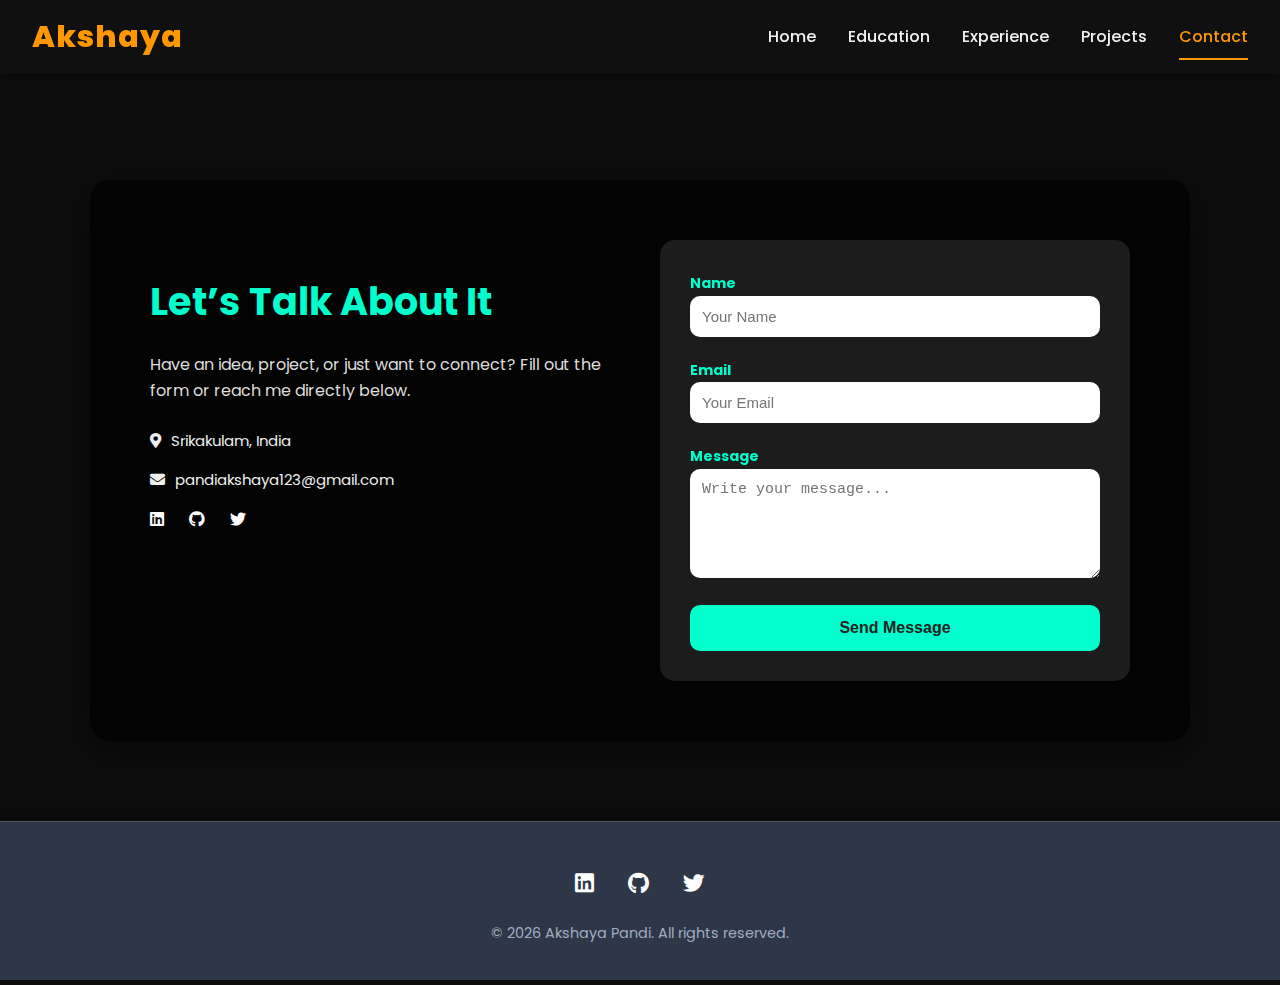
<file: contact.html>
<!DOCTYPE html>
<html lang="en">
<head>
    <meta charset="UTF-8" />
    <meta name="viewport" content="width=device-width, initial-scale=1.0" />
    <link rel="stylesheet" href="style.css" />
    <title>Portfolio | Contact</title>
</head>
<body>
    <header class="header">
        <div class="header-inner">
            <a href="#" class="logo">Akshaya</a>
            <nav class="nav" id="nav">
                <a href="index.html">Home</a>
                <a href="education.html">Education</a>
                <a href="experience.html">Experience</a>
                <a href="projects.html">Projects</a>
                <a href="contact.html" class="active">Contact</a>
            </nav>
            <button class="menu-toggle" id="menu-toggle">☰</button>
        </div>
    </header>

    <main>
        <div class="main-container">
            <section class="contact-section">
                <div class="contact-info">
                    <h2>Let’s Talk About It</h2>
                    <p>Have an idea, project, or just want to connect? Fill out the form or reach me directly below.</p>
                    
                    <div class="info-item">
                        <i class="fas fa-map-marker-alt"></i> <span>Srikakulam, India</span>
                    </div>
                    <div class="info-item">
                        <i class="fas fa-envelope"></i> <span>pandiakshaya123@gmail.com</span>
                    </div>
                    
                    <div class="social-links-animated">
                        <a href="https://www.linkedin.com/in/akshaya-p-839b70290/" target="_blank" aria-label="LinkedIn">
                            <i class="fab fa-linkedin"></i>
                        </a>
                        <a href="https://github.com/Akshaya16P" target="_blank" aria-label="GitHub">
                            <i class="fab fa-github"></i>
                        </a>
                        <a href="https://twitter.com" target="_blank" aria-label="Twitter">
                            <i class="fab fa-twitter"></i>
                        </a>
                    </div>
                </div>

                <form id="contactForm" class="contact-form">
                    <div class="form-row two-columns">
                        <div class="form-group">
                            <label for="name">Name</label>
                            <input type="text" id="name" name="name" required placeholder="Your Name" />
                        </div>
                        <div class="form-group">
                            <label for="email">Email</label>
                            <input type="email" id="email" name="email" required placeholder="Your Email" />
                        </div>
                    </div>
                    <div class="form-row">
                        <div class="form-group">
                            <label for="message">Message</label>
                            <textarea id="message" name="message" rows="5" required placeholder="Write your message..."></textarea>
                        </div>
                    </div>
                    <button type="submit">Send Message</button>
                </form>
            </section>
        </div>
    </main>

    <footer>
        <div class="footer-social-links">
            <a href="https://www.linkedin.com/in/akshaya-p-839b70290/" target="_blank" aria-label="LinkedIn"><i class="fab fa-linkedin"></i></a>
            <a href="https://github.com/Akshaya16P" target="_blank" aria-label="GitHub"><i class="fab fa-github"></i></a>
            <a href="https://twitter.com" target="_blank" aria-label="Twitter"><i class="fab fa-twitter"></i></a>
        </div>
        <p>&copy; <span id="current-year"></span> Akshaya Pandi. All rights reserved.</p>
    </footer>

    <script src="script.js"></script>
</body>
</html>
</file>
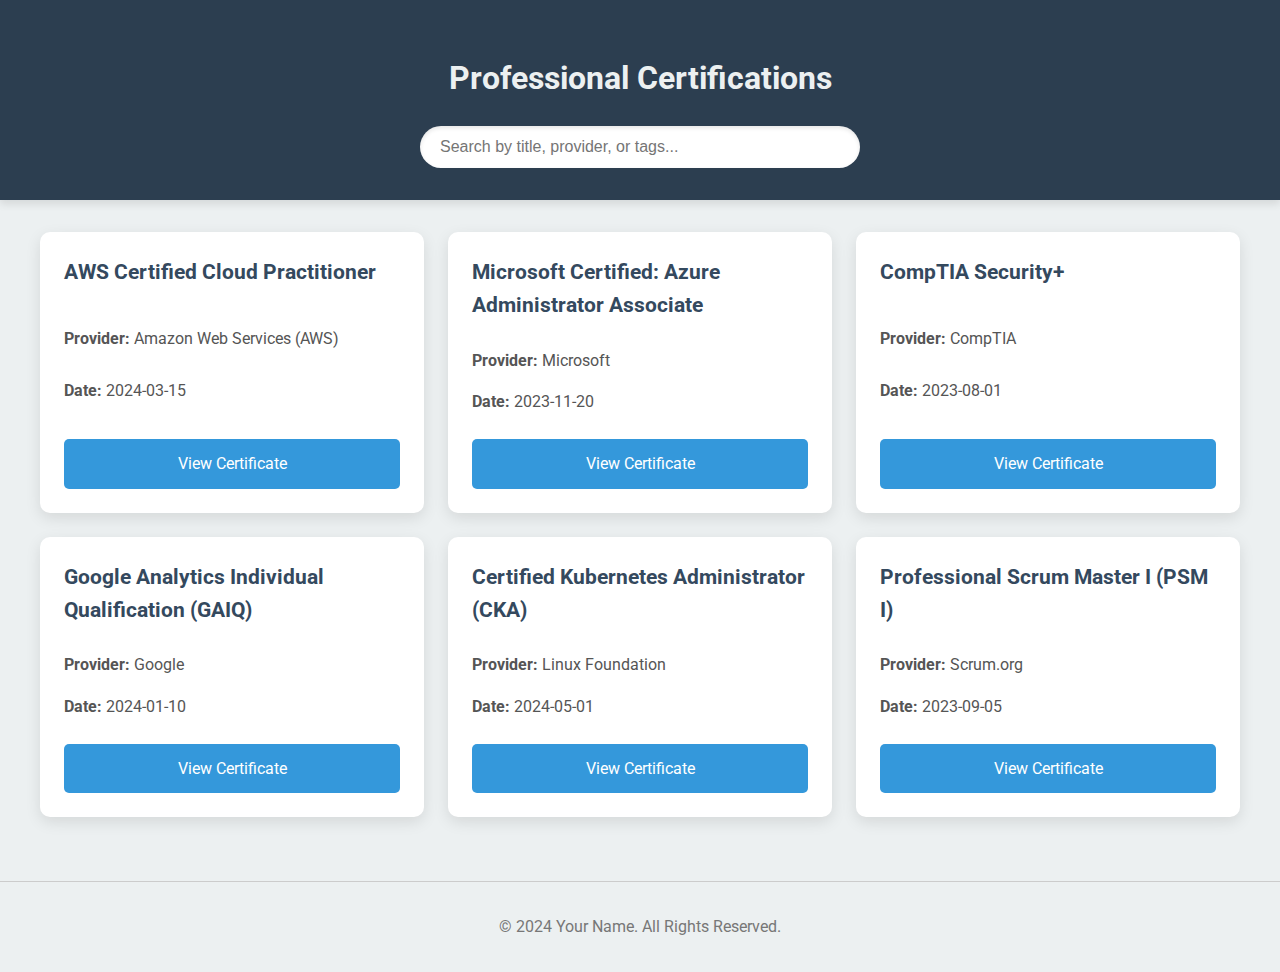
<file: example.html>
<!DOCTYPE html>
<html lang="en">
<head>
    <meta charset="UTF-8">
    <meta name="viewport" content="width=device-width, initial-scale=1.0">
    <title>My Professional Certifications</title>
    <link rel="stylesheet" href="example.css">
    <link rel="preconnect" href="https://fonts.googleapis.com">
    <link rel="preconnect" href="https://fonts.gstatic.com" crossorigin>
    <link href="https://fonts.googleapis.com/css2?family=Roboto:wght@400;500;700&display=swap" rel="stylesheet">
</head>
<body>
    <header class="header">
        <h1>Professional Certifications</h1>
        <div class="search-container">
            <input type="text" id="searchInput" placeholder="Search by title, provider, or tags...">
        </div>
    </header>

    <main id="certifications-grid" class="grid-container">
        </main>

    <footer class="footer">
        <p>&copy; 2024 Your Name. All Rights Reserved.</p>
    </footer>

    <script src="example.js"></script>
</body>
</html>
</file>
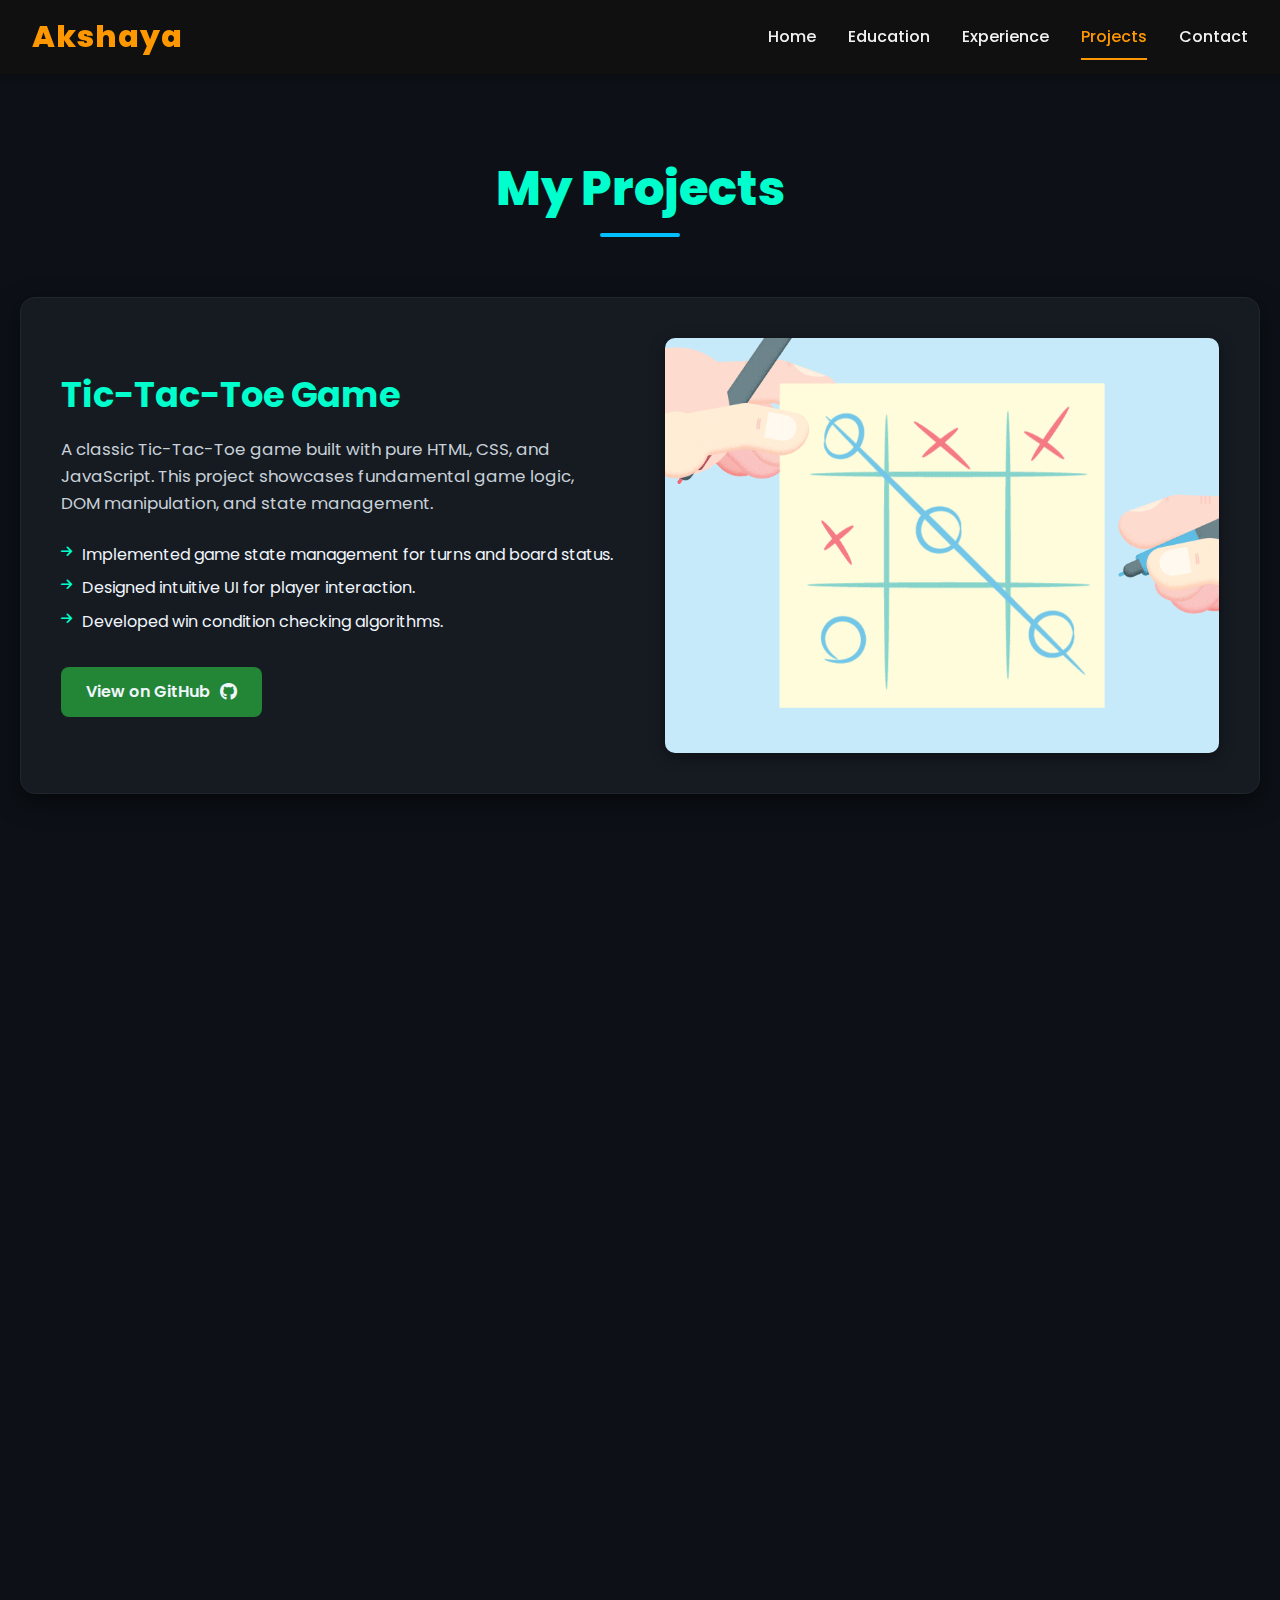
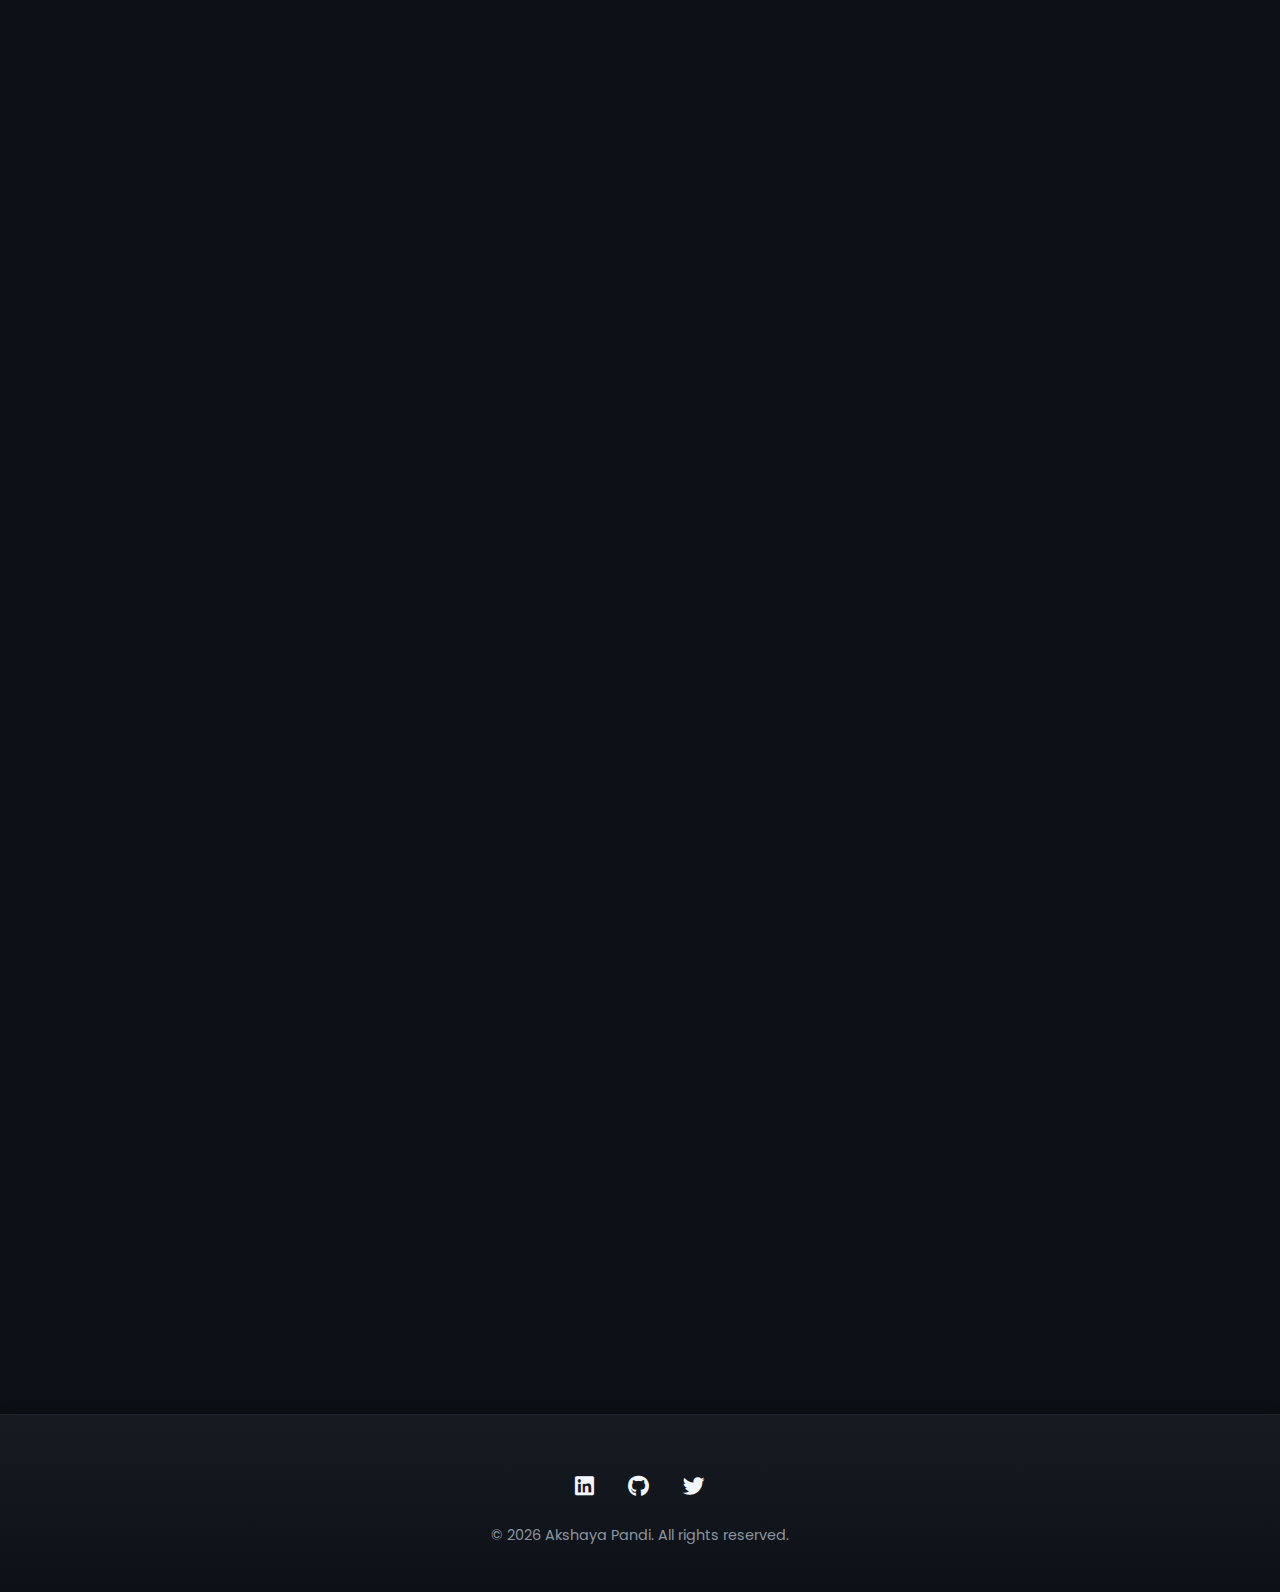
<file: projects.html>
<!DOCTYPE html>
<html lang="en">
<head>
    <meta charset="UTF-8">
    <meta name="viewport" content="width=device-width, initial-scale=1.0">
    <title>My Projects</title>
    
    <link rel="stylesheet" href="project.css">
    <link href="https://fonts.googleapis.com/css2?family=Poppins:wght@400;600;700;800&display=swap" rel="stylesheet">
    <link href="https://cdnjs.cloudflare.com/ajax/libs/font-awesome/6.5.1/css/all.min.css" rel="stylesheet">
</head>
<body>

    <header class="header">
        <div class="header-inner">
            <a href="#" class="logo">Akshaya</a>
            <nav class="nav" id="nav">
                <a href="index.html">Home</a>
                <a href="education.html">Education</a>
                <a href="experience.html">Experience</a>
                <a href="projects.html" class="active">Projects</a>
                <a href="contact.html">Contact</a>
            </nav>
            <button class="menu-toggle" id="menu-toggle">☰</button>
        </div>
    </header>

    <main>
        <div class="main-container projects-page-main">
            <section class="section-content">
                <h1 class="section-title">My Projects</h1>

                <div class="project-item reveal-item">
                    <div class="project-info">
                        <h2 class="project-heading">Tic-Tac-Toe Game</h2>
                        <p>A classic Tic-Tac-Toe game built with pure HTML, CSS, and JavaScript. This project showcases fundamental game logic, DOM manipulation, and state management.</p>
                        <ul>
                            <li><i class="fas fa-arrow-right"></i> Implemented game state management for turns and board status.</li>
                            <li><i class="fas fa-arrow-right"></i> Designed intuitive UI for player interaction.</li>
                            <li><i class="fas fa-arrow-right"></i> Developed win condition checking algorithms.</li>
                        </ul>
                        <a href="https://github.com/yourusername/tic-tac-toe" class="project-link" target="_blank">View on GitHub <i class="fab fa-github"></i></a>
                    </div>
                    <div class="project-image-container">
                        <img src="tic-tac-toe.gif" alt="Tic-Tac-Toe Game" class="project-graphic">
                    </div>
                </div>

                <div class="project-item reverse reveal-item">
                    <div class="project-image-container">
                        <img src="simen.gif" alt="Simon Game" class="project-graphic">
                    </div>
                    <div class="project-info">
                        <h2 class="project-heading">Simon Game</h2>
                        <p>An interactive memory game inspired by the classic Simon game. This project demonstrates skills in handling asynchronous events, managing sound effects, and creating a dynamic user experience.</p>
                        <ul>
                            <li><i class="fas fa-arrow-right"></i> Implemented asynchronous sequences for game patterns.</li>
                            <li><i class="fas fa-arrow-right"></i> Managed user input and sequence matching logic.</li>
                            <li><i class="fas fa-arrow-right"></i> Integrated sound effects for enhanced feedback.</li>
                        </ul>
                        <a href="https://github.com/yourusername/simon-game" class="project-link" target="_blank">View on GitHub <i class="fab fa-github"></i></a>
                    </div>
                </div>

                <div class="project-item reveal-item">
                    <div class="project-info">
                        <h2 class="project-heading">Flower Shop Website</h2>
                        <p>A modern, responsive e-commerce landing page for a flower shop. This project highlights proficiency in front-end design, responsive layout, and engaging UI/UX.</p>
                        <ul>
                            <li><i class="fas fa-arrow-right"></i> Designed a clean and appealing user interface.</li>
                            <li><i class="fas fa-arrow-right"></i> Implemented responsive design using Flexbox and Grid.</li>
                            <li><i class="fas fa-arrow-right"></i> Showcased product display and calls to action.</li>
                        </ul>
                        <a href="https://github.com/yourusername/flower-shop" class="project-link" target="_blank">View on GitHub <i class="fab fa-github"></i></a>
                    </div>
                    <div class="project-image-container">
                        <img src="flowers.webp" alt="Flower Shop Website" class="project-graphic">
                    </div>
                </div>

                <div class="project-item reverse reveal-item">
                    <div class="project-image-container">
                        <img src="unilink.jpg" alt="Unlink File Utility" class="project-graphic">
                    </div>
                    <div class="project-info">
                        <h2 class="project-heading">Unlink File System Utility</h2>
                        <p>A conceptual backend project demonstrating secure file system operations, specifically file deletion (unlink) using server-side languages.</p>
                        <ul>
                            <li><i class="fas fa-arrow-right"></i> Explored secure file handling practices.</li>
                            <li><i class="fas fa-arrow-right"></i> Implemented file existence checks before deletion.</li>
                            <li><i class="fas fa-arrow-right"></i> Showcased backend logic for system interactions.</li>
                        </ul>
                        <a href="https://github.com/yourusername/unlink-file-utility" class="project-link" target="_blank">View on GitHub <i class="fab fa-github"></i></a>
                    </div>
                </div>
            </section>
        </div>
    </main>

    <footer>
        <div class="footer-social-links">
            <a href="https://www.linkedin.com/in/akshaya-p-839b70290/" target="_blank" aria-label="LinkedIn"><i class="fab fa-linkedin"></i></a>
            <a href="https://github.com/Akshaya16P" target="_blank" aria-label="GitHub"><i class="fab fa-github"></i></a>
            <a href="#" target="_blank" aria-label="Twitter"><i class="fab fa-twitter"></i></a>
        </div>
        <p>&copy; <span id="current-year"></span> Akshaya Pandi. All rights reserved.</p>
    </footer>

    <script src="script.js"></script>
</body>
</html>
</file>
<file: example.css>
/* --- CSS Variables for Easy Theming --- */
:root {
    --primary-color: #34495e;
    --secondary-color: #2c3e50;
    --accent-color: #3498db;
    --light-color: #ecf0f1;
    --shadow-color: rgba(0, 0, 0, 0.1);
}

/* --- General Body and Typography --- */
body {
    font-family: 'Roboto', sans-serif;
    background-color: var(--light-color);
    color: var(--primary-color);
    margin: 0;
    line-height: 1.6;
}

/* --- Header Section --- */
.header {
    background-color: var(--secondary-color);
    color: var(--light-color);
    padding: 2rem 1rem;
    text-align: center;
    box-shadow: 0 4px 8px var(--shadow-color);
}

.search-container {
    margin-top: 1rem;
}

#searchInput {
    padding: 0.75rem 1.25rem;
    width: 100%;
    max-width: 400px;
    border: none;
    border-radius: 25px;
    font-size: 1rem;
    background-color: #fff;
    box-shadow: 0 2px 4px var(--shadow-color) inset;
    transition: box-shadow 0.3s ease;
}

#searchInput:focus {
    outline: none;
    box-shadow: 0 0 0 3px rgba(52, 152, 219, 0.5); /* Accent color glow */
}

/* --- Main Grid Layout --- */
.grid-container {
    display: grid;
    grid-template-columns: repeat(auto-fit, minmax(300px, 1fr));
    gap: 1.5rem;
    padding: 2rem;
    max-width: 1200px;
    margin: 0 auto;
}

/* --- Certification Card Styling --- */
.card {
    background-color: #fff;
    border-radius: 10px;
    box-shadow: 0 5px 15px var(--shadow-color);
    padding: 1.5rem;
    transition: transform 0.3s ease, box-shadow 0.3s ease;
    display: flex;
    flex-direction: column;
    justify-content: space-between;
}

.card:hover {
    transform: translateY(-8px);
    box-shadow: 0 8px 20px var(--shadow-color);
}

.card h2 {
    color: var(--primary-color);
    margin-top: 0;
    font-size: 1.3rem;
}

.card p {
    margin: 0.5rem 0;
    color: #555;
}

.card a {
    display: inline-block;
    margin-top: 1rem;
    padding: 0.75rem 1.5rem;
    background-color: var(--accent-color);
    color: #fff;
    text-decoration: none;
    border-radius: 5px;
    text-align: center;
    transition: background-color 0.3s;
}

.card a:hover {
    background-color: #2980b9;
}

/* --- Footer --- */
.footer {
    text-align: center;
    padding: 1rem;
    color: #777;
    border-top: 1px solid #ccc;
    margin-top: 2rem;
}
</file>
<file: style.css>
@import url('https://fonts.googleapis.com/css2?family=Poppins:wght@400;600;700;800;900&display=swap');
@import url('https://cdnjs.cloudflare.com/ajax/libs/font-awesome/5.15.3/css/all.min.css');

/* --- Global Variables --- */
:root {
    --primary-color: #00ffcc;
    --secondary-color: #ff8c00;
    --background-color: #0d0d0d;
    --text-color: #fff;
    --card-bg: #2d3748;
    --card-border: #4a5568;
    --text-secondary: #a0aec0;
    --box-shadow-color: rgba(0, 0, 0, 0.4);
    --hover-glow-shadow: 0 0 25px rgba(85, 96, 230, 0.6);
    --accent: #ff9800; /* Consistent accent color */
    --accent-glow-color: rgba(74, 114, 255, 0.7); /* Added for consistency */
}

/* --- Base Styles & Resets --- */
body {
    font-family: 'Poppins', sans-serif;
    background-color: var(--background-color);
    color: var(--text-color);
    margin: 0;
    padding: 0;
    line-height: 1.6;
    overflow-x: hidden;
    scroll-behavior: smooth;
}

*, *::before, *::after {
    box-sizing: border-box;
}

a {
    text-decoration: none;
    color: var(--text-color);
    transition: color 0.3s ease, transform 0.3s ease;
}

/* --- Background Effects --- */
#particles, .background-effects {
    position: fixed;
    top: 0;
    left: 0;
    width: 100%;
    height: 100%;
    z-index: -1;
    pointer-events: none;
    background-color: var(--background-color);
}

.gradient-blob {
    position: absolute;
    border-radius: 50%;
    opacity: 0.2;
    filter: blur(80px);
    animation: blob-float 20s infinite alternate ease-in-out;
}

.gradient-blob.one {
    background: radial-gradient(circle, var(--primary-color) 0%, transparent 70%);
    width: 400px;
    height: 400px;
    top: -100px;
    left: -100px;
    animation-delay: 0s;
}

.gradient-blob.two {
    background: radial-gradient(circle, var(--secondary-color) 0%, transparent 70%);
    width: 500px;
    height: 500px;
    bottom: -150px;
    right: -150px;
    animation-delay: 5s;
}

.gradient-blob.three {
    background: radial-gradient(circle, #00c0ff 0%, transparent 70%);
    width: 300px;
    height: 300px;
    top: 50%;
    left: 20%;
    animation-delay: 10s;
}

.grid-overlay {
    position: absolute;
    top: 0;
    left: 0;
    width: 100%;
    height: 100%;
    background-image: linear-gradient(to right, rgba(255,255,255,0.05) 1px, transparent 1px),
                      linear-gradient(to bottom, rgba(255,255,255,0.05) 1px, transparent 1px);
    background-size: 40px 40px;
    opacity: 0.1;
    animation: grid-pulse 10s infinite alternate;
}

/* --- Header & Nav --- */
.header {
    width: 100%;
    position: fixed;
    top: 0;
    left: 0;
    z-index: 1000;
    background: rgba(17, 17, 17, 0.95);
    backdrop-filter: blur(8px);
    box-shadow: 0 2px 8px rgba(0,0,0,0.4);
}

.header-inner {
    display: flex;
    align-items: center;
    justify-content: space-between;
    padding: 0.8rem 2rem;
    width: 100%;
}

.logo {
    font-size: 1.9rem;
    font-weight: 800;
    color: var(--accent);
    letter-spacing: 1px;
}

.nav {
    display: flex;
    gap: 2rem;
}

.nav a {
    color: #f1f1f1;
    font-weight: 500;
    font-size: 1rem;
    position: relative;
    padding: 0.3rem 0;
    transition: color 0.3s ease;
}

.nav a::after {
    content: '';
    position: absolute;
    left: 0;
    bottom: -5px;
    width: 0%;
    height: 2px;
    background: var(--accent);
    transition: width 0.3s ease;
}

.nav a:hover, .nav a.active {
    color: var(--accent);
}

.nav a:hover::after, .nav a.active::after {
    width: 100%;
}

.menu-toggle {
    display: none;
    font-size: 1.8rem;
    background: none;
    border: none;
    color: #fff;
    cursor: pointer;
    margin-left: 1.5rem;
}

/* --- Main Content Sections --- */
main {
    padding-top: 100px;
}

.section-title {
    font-size: 3.5em;
    font-weight: 900;
    text-align: center;
    margin-bottom: 60px;
    color: var(--primary-color);
    text-transform: uppercase;
    letter-spacing: 2px;
    text-shadow: 0 0 15px rgba(0, 192, 255, 0.5);
    opacity: 0;
    transform: translateY(20px);
    transition: opacity 0.8s ease-out, transform 0.8s ease-out;
}

.section-title.revealed {
    opacity: 1;
    transform: translateY(0);
}

.reveal-item {
    opacity: 0;
    transform: translateY(50px);
    transition: all 1s cubic-bezier(0.68, -0.55, 0.27, 1.55);
}

.reveal-item.revealed {
    opacity: 1;
    transform: translateY(0);
}

/* --- Hero Section --- */
.hero-section {
    display: flex;
    align-items: center;
    justify-content: center;
    padding: 0 80px;
    gap: 80px;
    position: relative;
    z-index: 1;
    min-height: calc(100vh - 100px);
    overflow: hidden;
}

.hero-content {
    flex: 1;
    max-width: 650px;
    transform: translateX(100px);
    opacity: 0;
    animation: slideInRight 1s cubic-bezier(0.25, 0.46, 0.45, 0.94) forwards 1.5s;
}

.hero-photo-outer-frame {
    flex: none;
    width: 350px;
    height: 450px;
    position: relative;
    border-radius: 15px;
    box-shadow: 0 15px 40px rgba(0, 0, 0, 0.3);
    transform: translateX(-100px);
    opacity: 0;
    animation: slideInLeft 1.2s cubic-bezier(0.25, 0.46, 0.45, 0.94) forwards 1.5s;
}

.hero-photo-inner-frame {
    position: absolute;
    inset: 0;
    border: 3px solid transparent;
    border-image: linear-gradient(45deg, var(--primary-color), var(--secondary-color)) 1;
    animation: rotate-border 10s linear infinite;
    padding: 5px;
}

.animated-profile-pic {
    width: 100%;
    height: 100%;
    object-fit: cover;
    border-radius: 10px;
    filter: saturate(1.2) contrast(1.1);
    transition: transform 0.8s cubic-bezier(0.25, 0.46, 0.45, 0.94);
}

.hero-photo-outer-frame:hover .animated-profile-pic {
    transform: scale(1.05) rotate(2deg);
}

.photo-glitch-overlay {
    position: absolute;
    inset: 0;
    background: repeating-linear-gradient(
        0deg,
        transparent,
        transparent 5px,
        rgba(255, 255, 255, 0.05) 5px,
        rgba(255, 255, 255, 0.05) 6px
    );
    opacity: 0.0;
    animation: photo-glitch 0.5s infinite alternate;
    pointer-events: none;
}

.staggered-text-reveal {
    font-size: 2.5em;
    font-weight: 700;
    line-height: 1.1;
    margin: 0;
    text-transform: capitalize;
    perspective: 1000px;
}

.staggered-text-reveal .word {
    display: inline-block;
    transform: translateY(100%) rotateX(-90deg);
    opacity: 0;
    transform-origin: bottom center;
    animation: word-3d-reveal 0.8s cubic-bezier(0.645, 0.045, 0.355, 1) forwards;
}

.staggered-text-reveal .word:nth-child(1) { animation-delay: 0.5s; }
.staggered-text-reveal .word:nth-child(2) { animation-delay: 0.6s; }
.staggered-text-reveal .word:nth-child(3) { animation-delay: 0.7s; }
.staggered-text-reveal .word:nth-child(4) { animation-delay: 0.8s; }
.staggered-text-reveal .word:nth-child(5) { animation-delay: 0.9s; color: var(--secondary-color); }
.staggered-text-reveal .word:nth-child(6) { animation-delay: 1.0s; }
.staggered-text-reveal .word:nth-child(7) { animation-delay: 1.1s; color: var(--secondary-color); }
.staggered-text-reveal .word:nth-child(8) { animation-delay: 1.2s; }
.staggered-text-reveal .word:nth-child(9) { animation-delay: 1.3s; }
.staggered-text-reveal .word:nth-child(10) { animation-delay: 1.4s; }
.staggered-text-reveal .word:nth-child(11) { animation-delay: 1.5s; }

.dynamic-text-reveal {
    font-size: 2.2em;
    font-weight: 600;
    margin: 20px 0 0 0;
    color: var(--text-secondary);
    opacity: 0;
    transform: translateY(20px);
    animation: fadeInUp 1s ease-out forwards 1.8s;
}

.dynamic-role {
    font-size: 1.7rem;
    font-weight: 500;
    color: var(--secondary-color);
}

.subtitle {
    font-size: 1.1em;
    margin-top: 20px;
    color: rgba(240, 240, 240, 0.8);
}

.fade-in-up-delay {
    opacity: 0;
    transform: translateY(20px);
    animation: fadeInUp 1s ease-out forwards 2s;
}

.cta-container {
    display: flex;
    align-items: center;
    gap: 30px;
    margin-top: 40px;
    opacity: 0;
    animation: fadeIn 1s ease-out forwards 2.5s;
}

.btn-primary {
    background-color: var(--primary-color);
    color: var(--background-color);
    padding: 18px 35px;
    border-radius: 8px;
    font-weight: 600;
    letter-spacing: 0.5px;
    transition: background-color 0.3s ease, transform 0.3s ease, box-shadow 0.3s ease;
}

.btn-primary:hover {
    background-color: #4a54d5;
    transform: translateY(-7px) scale(1.02);
    box-shadow: 0 15px 30px var(--accent-glow-color);
}

.social-links-animated {
    display: flex;
    gap: 25px;
}

.social-links-animated svg {
    fill: var(--text-color);
    width: 28px;
    height: 28px;
    transition: transform 0.3s ease, fill 0.3s ease;
}

.social-links-animated a:hover svg {
    transform: scale(1.2) translateY(-5px);
    fill: var(--secondary-color);
    filter: drop-shadow(0 0 8px rgba(255, 140, 0, 0.6));
}

/* --- About Section --- */
.about-section {
    padding: 100px 80px;
    max-width: 1200px;
    margin: 80px auto;
    text-align: center;
    background-color: var(--card-bg);
    border-radius: 15px;
    box-shadow: 0 10px 30px rgba(0, 0, 0, 0.5);
    border: 1px solid var(--card-border);
    transform: translateY(50px);
    transition: all 1s cubic-bezier(0.68, -0.55, 0.27, 1.55);
}

.about-section.revealed {
    opacity: 1;
    transform: translateY(0);
}

.about-text {
    font-size: 1.1em;
    color: var(--text-secondary);
    max-width: 800px;
    margin: 0 auto 40px;
    line-height: 1.8;
    opacity: 0;
    transform: translateY(20px);
    transition: opacity 0.8s ease-out 0.2s, transform 0.8s ease-out 0.2s;
}

.about-section.revealed .about-text {
    opacity: 1;
    transform: translateY(0);
}

.about-cta {
    display: flex;
    justify-content: center;
    gap: 25px;
    opacity: 0;
    transform: translateY(20px);
    transition: opacity 0.8s ease-out 0.4s, transform 0.8s ease-out 0.4s;
}

.about-section.revealed .about-cta {
    opacity: 1;
    transform: translateY(0);
}

/* --- Skills Section --- */
.skills-section {
    padding: 5rem 8%;
    text-align: center;
}

.skills-section h2 {
    font-size: 3.2rem;
    margin-bottom: 3rem;
    background: linear-gradient(90deg, #42e695, #3bb2b8, #ffb347);
    -webkit-background-clip: text;
    -webkit-text-fill-color: transparent;
    font-weight: 700;
}
.skills-grid {
    display: grid;
    grid-template-columns: repeat(auto-fit, minmax(360px, 1fr));
    gap: 3rem;
}

.skill-card {
    background: rgba(255, 255, 255, 0.08);
    backdrop-filter: blur(20px);
    border-radius: 22px;
    padding: 3.5rem 2.5rem;
    text-align: center;
    border: 2px solid transparent;
    background-clip: padding-box;
    box-shadow: 0px 10px 30px rgba(0, 0, 0, 0.6);
    transition: all 0.4s ease;
    position: relative;
    overflow: hidden;
}

.skill-card::after {
    content: "";
    position: absolute;
    inset: 0;
    border-radius: 22px;
    padding: 2px;
    background: linear-gradient(45deg, #ffb347, #42e695, #3bb2b8, #ff4081);
    background-size: 300% 300%;
    animation: borderflow 6s linear infinite;
    -webkit-mask: linear-gradient(#fff 0 0) content-box, linear-gradient(#fff 0 0);
    -webkit-mask-composite: destination-out;
    mask-composite: exclude;
    pointer-events: none;
}

.skill-card:hover {
    transform: translateY(-14px) scale(1.07);
    box-shadow: 0px 25px 50px rgba(0, 0, 0, 0.85);
}

.skill-icon {
    font-size: 4.5rem;
    margin-bottom: 1.2rem;
    display: inline-block;
    background: linear-gradient(90deg, #42e695, #ffb347, #3bb2b8);
    -webkit-background-clip: text;
    -webkit-text-fill-color: transparent;
    transition: transform 0.6s ease, filter 0.4s ease;
}

.skill-card:hover .skill-icon {
    transform: scale(1.3) rotate(360deg);
    filter: drop-shadow(0px 0px 15px #42e695);
}

.skill-card h3 {
    font-size: 1.6rem;
    margin-bottom: 1rem;
    border-bottom: 3px solid #42e695;
    display: inline-block;
    padding-bottom: 4px;
}

.skill-desc {
    font-size: 0.95rem;
    color: #ddd;
    margin-bottom: 1.5rem;
    line-height: 1.6;
}

.progress-container {
    margin-top: 1rem;
    text-align: left;
}

.progress-label {
    font-size: 0.95rem;
    margin-bottom: 0.3rem;
    display: flex;
    justify-content: space-between;
}

.progress-bar {
    background: rgba(255,255,255,0.12);
    border-radius: 10px;
    height: 16px;
    width: 100%;
    overflow: hidden;
    margin-bottom: 1rem;
}

.progress-fill {
    height: 100%;
    width: 0;
    border-radius: 10px;
    background: linear-gradient(270deg, #42e695, #3bb2b8, #ffb347, #ff4081);
    background-size: 400% 400%;
    animation: gradientFlow 4s ease infinite;
    transition: width 2.5s ease;
}

.leetcode-icon {
    width: 55px;
    height: 55px;
    margin-bottom: 1rem;
}

/* --- Education Section --- */
.education-section {
    padding: 100px 80px;
    max-width: 1200px;
    margin: 0 auto;
    position: relative;
}

.timeline-container {
    position: relative;
    max-width: 900px;
    margin: 0 auto;
    padding-left: 100px;
}

.timeline-container::before {
    content: '';
    position: absolute;
    left: 10px;
    top: 0;
    bottom: 0;
    width: 2px;
    background-color: var(--card-border);
}

.timeline-item {
    position: relative;
    margin-bottom: 40px;
    opacity: 0;
    transform: translateY(50px);
    transition: opacity 1s ease-out, transform 1s cubic-bezier(0.68, -0.55, 0.27, 1.55);
    display: flex;
    justify-content: space-between;
    align-items: center;
}

.timeline-item.revealed {
    opacity: 1;
    transform: translateY(0);
}

.timeline-meta {
    position: absolute;
    left: 100px;
    top: 0;
    transform: translateX(-100%);
    width: 180px;
    padding-top: 25px;
}

.timeline-year {
    font-size: 1.2em;
    font-weight: 700;
    color: var(--text-color);
    text-align: right;
    width: 100%;
}

.timeline-dot {
    width: 20px;
    height: 20px;
    background-color: var(--primary-color);
    border-radius: 50%;
    z-index: 1;
    border: 3px solid var(--background-color);
    animation: pulse 2s infinite ease-in-out;
    position: absolute;
    top: 25px;
    right: -10px;
}

.education-card {
    background: var(--card-bg);
    padding: 30px;
    border-radius: 10px;
    box-shadow: 0 5px 20px rgba(0, 0, 0, 0.3);
    border: 1px solid var(--card-border);
    transition: transform 0.3s ease, box-shadow 0.3s ease;
    width: 100%;
    flex-grow: 1;
}

.education-card:hover {
    transform: translateY(-10px);
    box-shadow: 0 15px 30px rgba(0, 0, 0, 0.5);
}

.header-details {
    display: flex;
    align-items: flex-start;
    gap: 20px;
    margin-bottom: 15px;
}

.college-logo {
    width: 60px;
    height: 60px;
    border-radius: 8px;
    object-fit: cover;
}

.education-card h2 {
    font-size: 1.5em;
    font-weight: 700;
    color: var(--text-color);
    margin: 0;
}

.university-name {
    font-size: 1em;
    color: var(--text-secondary);
    margin: 0;
}

.meta-info {
    display: flex;
    flex-wrap: wrap;
    gap: 20px;
    font-size: 0.9em;
    color: var(--text-secondary);
    margin-bottom: 20px;
}

.meta-info i {
    color: var(--primary-color);
    margin-right: 5px;
}

.achievements {
    display: flex;
    flex-wrap: wrap;
    gap: 10px;
    margin-top: 10px;
}

.achievement-chip {
    background: var(--card-border);
    border-radius: 20px;
    padding: 8px 15px;
    font-size: 0.8em;
    font-weight: 500;
    color: var(--text-color);
    cursor: pointer;
    transition: background 0.3s ease, transform 0.2s ease, color 0.3s ease;
}

.achievement-chip:hover {
    background-color: var(--primary-color);
    color: var(--background-color);
    transform: translateY(-3px);
}

.more-details {
    margin-top: 20px;
    font-size: 0.95em;
    color: var(--text-secondary);
    border-top: 1px solid var(--card-border);
    padding-top: 20px;
}

/* --- Experience Section --- */
.section-title{
    margin:120px 0 60px 0;
}
.experience-section {
    max-width: 1200px;
    margin: auto;
    padding: 20px;
}

.experience-row {
    display: flex;
    align-items: center;
    justify-content: space-between;
    margin: 50px 0;
    gap: 50px;
    opacity: 0;
    transform: translateY(50px);
    transition: all 0.8s ease-in-out;
}

.experience-row.show {
    opacity: 1;
    transform: translateY(0);
}

.experience-text {
    flex: 1;
}

.experience-text h2 {
    font-size: 2rem;
    margin-bottom: 10px;
    color: var(--accent);
}

.experience-text p {
    font-weight: 600;
    margin-bottom: 15px;
    color: var(--text-secondary);
    font-size: 1.1rem;
}

.experience-text ul {
    padding-left: 20px;
    line-height: 1.8;
    font-size: 1.05rem;
}

.experience-animation {
    flex: 1;
    text-align: center;
}

.experience-animation lottie-player {
    width: 380px !important;
    height: 380px !important;
}

.experience-row.reverse {
    flex-direction: row-reverse;
}

/* --- Contact Section --- */
.contact-section {
    max-width: 1100px;
    margin: 80px auto;
    padding: 60px;
    background: rgba(0, 0, 0, 0.75);
    border-radius: 20px;
    box-shadow: 0 10px 35px rgba(0,0,0,0.5);
    display: grid;
    grid-template-columns: 1fr 1fr;
    gap: 40px;
    position: relative;
    overflow: hidden;
}

.contact-section::before {
    content: "";
    position: absolute;
    inset: 0;
    background: url("https://i.gifer.com/7efs.gif") center/cover no-repeat;
    opacity: 0.2;
    z-index: 0;
    animation: fadeInBackground 3s ease-in-out infinite alternate;
}

.contact-info, form {
    position: relative;
    z-index: 1;
}

.contact-info h2 {
    font-size: 38px;
    margin-bottom: 20px;
    color: var(--primary-color);
}

.contact-info p {
    margin-bottom: 25px;
    line-height: 1.6;
    color: #ddd;
}

.info-item {
    display: flex;
    align-items: center;
    margin-bottom: 15px;
    font-size: 15px;
    color: #eee;
}

.info-item span {
    margin-left: 10px;
}

.social-links a {
    display: inline-block;
    margin-right: 15px;
    font-size: 26px;
    color: #ffd369;
    transition: transform 0.3s, color 0.3s;
}

.social-links a:hover {
    transform: scale(1.25);
    color: #00e0ff;
}

.contact-form {
    display: flex;
    flex-direction: column;
    background: rgba(255, 255, 255, 0.1);
    padding: 30px;
    border-radius: 15px;
    backdrop-filter: blur(6px);
    animation: slideUp 1s ease-out;
}

.contact-form label {
    margin-bottom: 6px;
    font-weight: bold;
    font-size: 14px;
    color: var(--primary-color);
}

.contact-form input, .contact-form textarea {
    padding: 12px;
    border: none;
    border-radius: 10px;
    margin-bottom: 20px;
    font-size: 15px;
    width: 100%;
    outline: none;
    transition: box-shadow 0.3s;
}

.contact-form input:focus, .contact-form textarea:focus {
    box-shadow: 0 0 8px #ffd369;
}

.contact-form button {
    padding: 14px;
    background: var(--primary-color);
    border: none;
    color: #222;
    font-size: 16px;
    font-weight: bold;
    border-radius: 10px;
    cursor: pointer;
    transition: background 0.3s, transform 0.2s;
}

.contact-form button:hover {
    background: #3551c1;
    transform: translateY(-3px);
}

/* --- Footer --- */
footer {
    width: 100vw;
    position: relative;
    left: 50%;
    right: 50%;
    margin-left: -50vw;
    margin-right: -50vw;
    background-color: var(--card-bg);
    color: var(--text-secondary);
    text-align: center;
    padding: 30px 20px;
    margin-top: 80px;
    border-top: 1px solid var(--card-border);
    font-size: 0.9em;
    box-shadow: 0 -4px 15px rgba(0, 0, 0, 0.4);
    box-sizing: border-box;
}

.footer-social-links {
    margin-top: 15px;
    margin-bottom: 20px;
}

.footer-social-links a {
    color: var(--text-color);
    font-size: 1.5em;
    margin: 0 15px;
    transition: color 0.3s ease, transform 0.3s ease;
}

.footer-social-links a:hover {
    color: var(--primary-color);
    transform: translateY(-5px) scale(1.1);
}

footer p {
    margin: 5px 0;
}

/* --- Animations --- */
@keyframes fadeIn {
    from { opacity: 0; }
    to { opacity: 1; }
}
@keyframes fadeInUp {
    from { opacity: 0; transform: translateY(20px); }
    to { opacity: 1; transform: translateY(0); }
}
@keyframes slideInLeft {
    from { opacity: 0; transform: translateX(-50px); }
    to { opacity: 1; transform: translateX(0); }
}
@keyframes slideInRight {
    from { opacity: 0; transform: translateX(50px); }
    to { opacity: 1; transform: translateX(0); }
}
@keyframes word-3d-reveal {
    0% { transform: translateY(100%) rotateX(-90deg); opacity: 0; }
    70% { transform: translateY(-10%) rotateX(10deg); opacity: 0.7; }
    100% { transform: translateY(0) rotateX(0deg); opacity: 1; }
}
@keyframes rotate-border {
    0% { border-image-source: linear-gradient(45deg, var(--primary-color), var(--secondary-color), var(--primary-color)); }
    25% { border-image-source: linear-gradient(135deg, var(--primary-color), #00c0ff, var(--secondary-color)); }
    50% { border-image-source: linear-gradient(225deg, var(--secondary-color), var(--primary-color), #00c0ff); }
    75% { border-image-source: linear-gradient(315deg, #00c0ff, var(--secondary-color), var(--primary-color)); }
    100% { border-image-source: linear-gradient(45deg, var(--primary-color), var(--secondary-color), var(--primary-color)); }
}
@keyframes photo-glitch {
    0% { opacity: 0; transform: translate(0, 0); }
    20% { opacity: 0.1; transform: translate(-2px, -2px); }
    40% { opacity: 0.05; transform: translate(2px, 2px); }
    60% { opacity: 0.1; transform: translate(-1px, 1px); }
    80% { opacity: 0.05; transform: translate(1px, -1px); }
    100% { opacity: 0; transform: translate(0, 0); }
}
@keyframes blob-float {
    0% { transform: translate(0, 0) scale(1); }
    25% { transform: translate(10vw, -15vh) scale(1.1); }
    50% { transform: translate(0, 20vh) scale(0.9); }
    75% { transform: translate(-15vw, -10vh) scale(1.2); }
    100% { transform: translate(0, 0) scale(1); }
}
@keyframes grid-pulse {
    0% { opacity: 0.05; }
    50% { opacity: 0.15; }
    100% { opacity: 0.05; }
}
@keyframes pulse {
    0% { transform: scale(1); box-shadow: 0 0 0 0 rgba(88, 166, 255, 0.7); }
    70% { transform: scale(1.1); box-shadow: 0 0 0 10px rgba(88, 166, 255, 0); }
    100% { transform: scale(1); box-shadow: 0 0 0 0 rgba(88, 166, 255, 0); }
}
@keyframes gradientFlow {
    0% { background-position: 0% 50%; }
    50% { background-position: 100% 50%; }
    100% { background-position: 0% 50%; }
}
@keyframes borderflow {
    0% { background-position: 0% 50%; }
    50% { background-position: 100% 50%; }
    100% { background-position: 0% 50%; }
}
@keyframes fadeInBackground {
    from { opacity: 0.15; }
    to { opacity: 0.3; }
}
@keyframes slideUp {
    from { transform: translateY(40px); opacity: 0; }
    to { transform: translateY(0); opacity: 1; }
}

/* --- Responsive Styles --- */
@media (max-width: 992px) {
    .header, .hero-section, .about-section, .skills-section, .experience-section, .contact-section {
        padding-left: 40px;
        padding-right: 40px;
    }
    .hero-section {
        gap: 40px;
    }
    .staggered-text-reveal {
        font-size: 3.5em;
    }
    .hero-photo-outer-frame {
        width: 300px;
        height: 380px;
    }
}

@media (max-width: 768px) {
    .header {
        padding: 15px 30px;
    }
    .nav {
        position: absolute;
        top: 70px;
        right: 0;
        width: 240px;
        flex-direction: column;
        background: #222;
        padding: 1.5rem;
        gap: 1.2rem;
        transform: translateX(100%);
        transition: transform 0.3s ease;
    }
    .nav.active {
        transform: translateX(0);
    }
    .menu-toggle {
        display: block;
    }
    .hero-section {
        flex-direction: column;
        padding: 100px 30px;
        text-align: center;
        gap: 40px;
        min-height: auto;
    }
    .staggered-text-reveal {
        font-size: 2.8em;
    }
    .hero-photo-outer-frame {
        width: 250px;
        height: 320px;
        animation: none;
        transform: none;
        opacity: 1;
    }
    .hero-content {
        animation: none;
        transform: none;
        opacity: 1;
    }
    .cta-container {
        flex-direction: column;
        gap: 20px;
    }
    .about-section, .skills-section, .contact-section {
        padding: 60px 30px;
        margin: 40px auto;
    }
    .about-section .section-title, .skills-section h2 {
        font-size: 2.2em;
        margin-bottom: 30px;
    }
    .about-text {
        font-size: 1em;
        margin-bottom: 30px;
    }
    .about-cta {
        flex-direction: column;
        gap: 15px;
    }
    .btn-primary {
        padding: 15px 30px;
    }
    .skills-grid {
        grid-template-columns: 1fr;
        gap: 20px;
    }
    .skill-card h3 {
        font-size: 1.4em;
    }
    footer {
        padding: 20px 15px;
    }
    .footer-social-links a {
        font-size: 1.3em;
        margin: 0 10px;
    }
    .education-section, .experience-section {
        padding: 20px;
    }
    .section-title {
        font-size: 2.5em;
        margin-bottom: 40px;
    }
    .timeline-container {
        padding-left: 20px;
    }
    .timeline-container::before {
        left: 0;
    }
    .timeline-meta {
        position: static;
        width: 100%;
        transform: translateX(0);
        margin-bottom: 20px;
        display: flex;
        align-items: center;
        gap: 15px;
    }
    .timeline-year {
        position: static;
        transform: none;
        width: auto;
        text-align: left;
    }
    .timeline-dot {
        position: static;
        transform: none;
        left: auto;
    }
    .education-card, .experience-card {
        margin-left: 40px;
        width: calc(100% - 40px);
        max-width: none;
    }
    .header-details {
        flex-direction: column;
        align-items: flex-start;
        gap: 10px;
    }
    .college-logo {
        width: 50px;
        height: 50px;
    }
    .education-card h2 {
        font-size: 1.3em;
    }
    .university-name {
        font-size: 1em;
    }
    .meta-info {
        flex-direction: column;
        gap: 5px;
        font-size: 0.8em;
    }
    .experience-row, .experience-row.reverse {
        flex-direction: column;
        text-align: center;
        margin: 40px 0;
        gap: 30px;
    }
    .experience-text h2 {
        font-size: 1.8rem;
    }
    .experience-animation lottie-player {
        width: 280px !important;
        height: 280px !important;
    }
    .contact-section {
        grid-template-columns: 1fr;
        padding: 40px;
    }
}
</file>
<file: project.css>
/* --- Global Reset & Base Styles --- */
* {
    margin: 0;
    padding: 0;
    box-sizing: border-box;
}

body {
    font-family: "Poppins", sans-serif;
    background-color: #0d1117;
    color: #f0f6fc;
    line-height: 1.6;
}

h1, h2, h3, h4, h5, h6 {
    margin-top: 0;
    line-height: 1.2;
}

ul {
    list-style: none;
    padding: 0;
    margin: 0;
}

li {
    margin-bottom: 8px;
    display: flex;
    align-items: flex-start;
}

li i {
    color:#00ffcc;
    margin-right: 10px;
    margin-top: 4px;
    font-size: 0.8em;
}

/* --- Header and Navigation --- */
.header {
  width: 100%;
  position: fixed;
  top: 0;
  left: 0;
  z-index: 1000;
  background: rgba(17, 17, 17, 0.95);
  backdrop-filter: blur(8px);
  box-shadow: 0 2px 8px rgba(0,0,0,0.4);
}

/* Flex container */
.header-inner {
  display: flex;
  align-items: center;
  justify-content: space-between;  /* logo on left, nav on right */
  padding: 0.8rem 2rem;            /* space from edges */
  width: 100%;
}

/* Logo */
.logo {
  font-size: 1.9rem;
  font-weight: 800;
  color: #ff9800;
  text-decoration: none;
  letter-spacing: 1px;
}

/* Nav links */
.nav {
  display: flex;
  gap: 2rem;  /* spacing between menu items */
}

.nav a {
  color: #f1f1f1;
  text-decoration: none;
  font-weight: 500;
  font-size: 1rem;
  position: relative;
  padding: 0.3rem 0;
  transition: color 0.3s ease;
}

/* Underline hover effect */
.nav a::after {
  content: '';
  position: absolute;
  left: 0;
  bottom: -5px;
  width: 0%;
  height: 2px;
  background: #ff9800;
  transition: width 0.3s ease;
}

.nav a:hover,
.nav a.active {
  color: #ff9800;
}

.nav a:hover::after,
.nav a.active::after {
  width: 100%;
}

/* Mobile menu button */
.menu-toggle {
  display: none;
  font-size: 1.8rem;
  background: none;
  border: none;
  color: #fff;
  cursor: pointer;
  margin-left: 1.5rem;
}

/* Mobile view */
@media (max-width: 768px) {
  .nav {
    position: absolute;
    top: 70px;
    right: 0;
    width: 240px;
    flex-direction: column;
    background: #222;
    padding: 1.5rem;
    gap: 1.2rem;
    transform: translateX(100%);
    transition: transform 0.3s ease;
  }

  .nav.active {
    transform: translateX(0);
  }

  .menu-toggle {
    display: block;
  }
}

/* --- Main Content Area --- */
.projects-page-main {
    padding-top: 120px;
    padding-bottom: 60px;
    max-width: 1400px;
    margin: 0 auto;
}

.section-content {
    padding: 40px 20px;
}

.section-title {
    font-size: 3em;
    font-weight: 800;
    color:#00ffcc;
    text-align: center;
    margin-bottom: 60px;
    position: relative;
}

.section-title::after {
    content: '';
    display: block;
    width: 80px;
    height: 4px;
    background-color: #00c0ff;
    margin: 15px auto 0;
    border-radius: 2px;
}

/* --- Project Item Layout & Animation --- */
.project-item {
    display: flex;
    flex-wrap: wrap;
    align-items: center;
    justify-content: center;
    gap: 50px;
    margin-bottom: 100px;
    background-color: #161b22;
    padding: 40px;
    border-radius: 15px;
    box-shadow: 0 8px 25px rgba(0, 0, 0, 0.6);
    border: 1px solid #21262d;
    transition: transform 0.3s ease, box-shadow 0.3s ease;
    
    /* Animation state: initially hidden and slightly lower */
    opacity: 0;
    transform: translateY(20px);
    transition: opacity 0.8s ease-out, transform 0.8s ease-out;
}

/* Class added by JavaScript when the element is in view */
.project-item.revealed {
    opacity: 1;
    transform: translateY(0);
}

.project-item:hover {
    transform: translateY(-10px);
    box-shadow: 0 12px 30px rgba(0, 0, 0, 0.8);
}

.project-item.reverse {
    flex-direction: row-reverse;
}

.project-info {
    flex: 1;
    min-width: 300px;
    max-width: 600px;
    text-align: left;
}

.project-info .project-heading {
    font-size: 2.2em;
    color:#00ffcc;
    margin-bottom: 20px;
}

.project-info p {
    font-size: 1.05em;
    color: #c9d1d9;
    margin-bottom: 25px;
}

.project-image-container {
    flex: 1;
    min-width: 350px;
    max-width: 600px;
    display: flex;
    justify-content: center;
    align-items: center;
    border-radius: 10px;
    overflow: hidden;
    box-shadow: 0 4px 15px rgba(0, 0, 0, 0.4);
}

.project-graphic {
    width: 100%;
    height: auto;
    display: block;
    transition: transform 0.5s ease;
}

.project-item:hover .project-graphic {
    transform: scale(1.05);
}

.project-link {
    display: inline-flex;
    align-items: center;
    margin-top: 25px;
    padding: 12px 25px;
    background-color: #238636;
    color: #f0f6fc;
    text-decoration: none;
    border-radius: 8px;
    font-weight: 600;
    font-size: 1em;
    transition: background-color 0.3s, transform 0.2s ease;
}

.project-link i {
    margin-left: 10px;
    font-size: 1.1em;
    color: #f0f6fc;
}

.project-link:hover {
    background-color: #2ea043;
    transform: translateY(-3px);
}

/* --- Footer Styles --- */
footer {
    width: 100%;
    background: linear-gradient(180deg, #161b22 0%, #0d1117 100%);
    color: #8b949e;
    text-align: center;
    padding: 40px 20px;
    margin-top: 80px;
    border-top: 1px solid #21262d;
    font-size: 0.9em;
    box-shadow: 0 -4px 15px rgba(0, 0, 0, 0.4);
}

.footer-social-links {
    margin-top: 15px;
    margin-bottom: 20px;
}

.footer-social-links a {
    color: #f0f6fc;
    font-size: 1.5em;
    margin: 0 15px;
    transition: color 0.3s ease, transform 0.3s ease;
}

.footer-social-links a:hover {
    color: #00ffcc;
    transform: translateY(-5px) scale(1.1);
}

footer p {
    margin: 5px 0;
}

/* --- Responsive Adjustments --- */
@media (max-width: 900px) {
    .project-item {
        flex-direction: column;
        text-align: center;
        margin-bottom: 80px;
        padding: 30px;
        gap: 30px;
    }

    .project-item.reverse {
        flex-direction: column;
    }

    .project-info {
        min-width: unset;
        max-width: 100%;
        text-align: center;
    }

    .project-image-container {
        min-width: unset;
        max-width: 100%;
    }

    .project-info .project-heading {
        font-size: 1.8em;
    }

    .section-title {
        font-size: 2.5em;
        margin-bottom: 40px;
    }

    header {
        padding: 15px 20px;
    }
    
    .menu-toggle {
        display: block;
    }
}

@media (max-width: 600px) {
    .section-title {
        font-size: 2em;
    }

    .project-item {
        margin-bottom: 60px;
        padding: 20px;
        gap: 20px;
    }

    .project-info .project-heading {
        font-size: 1.5em;
    }

    .project-info p {
        font-size: 0.9em;
    }

    .project-link {
        padding: 10px 18px;
        font-size: 0.9em;
    }
}
</file>
